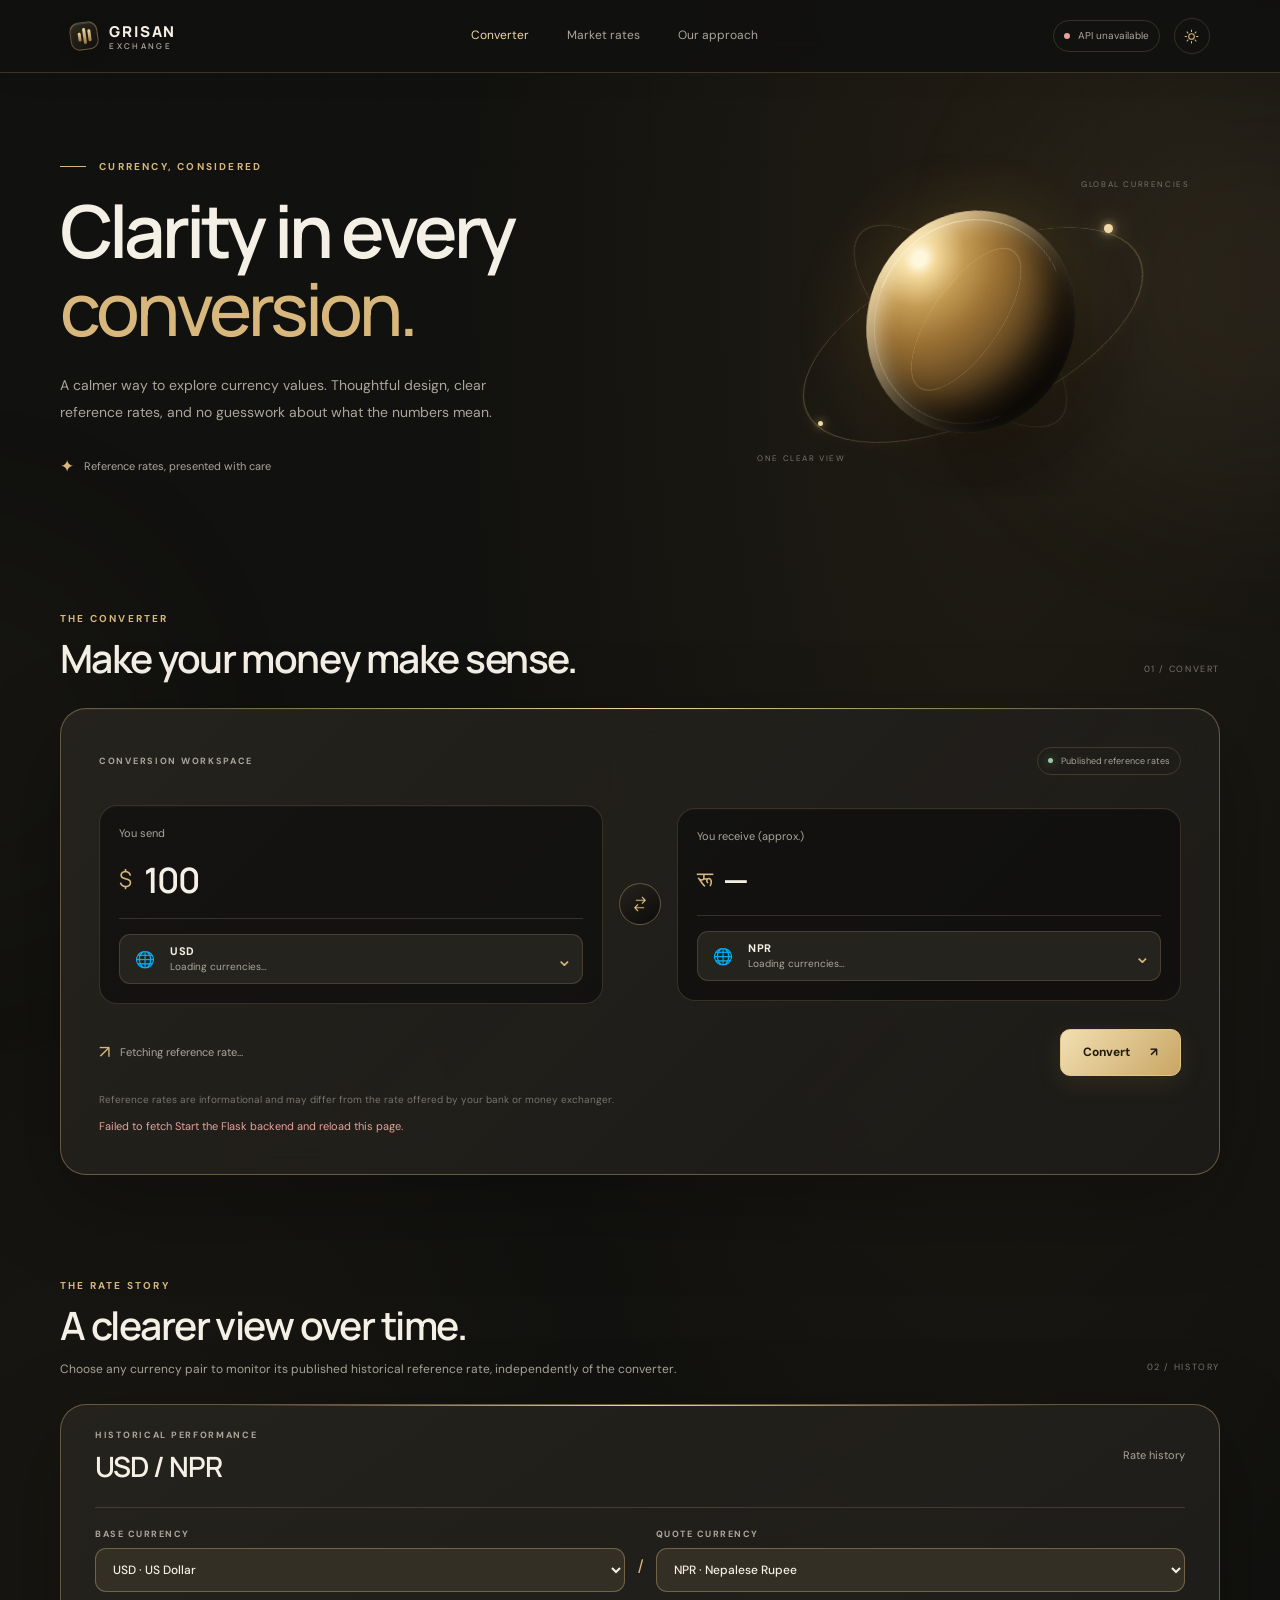
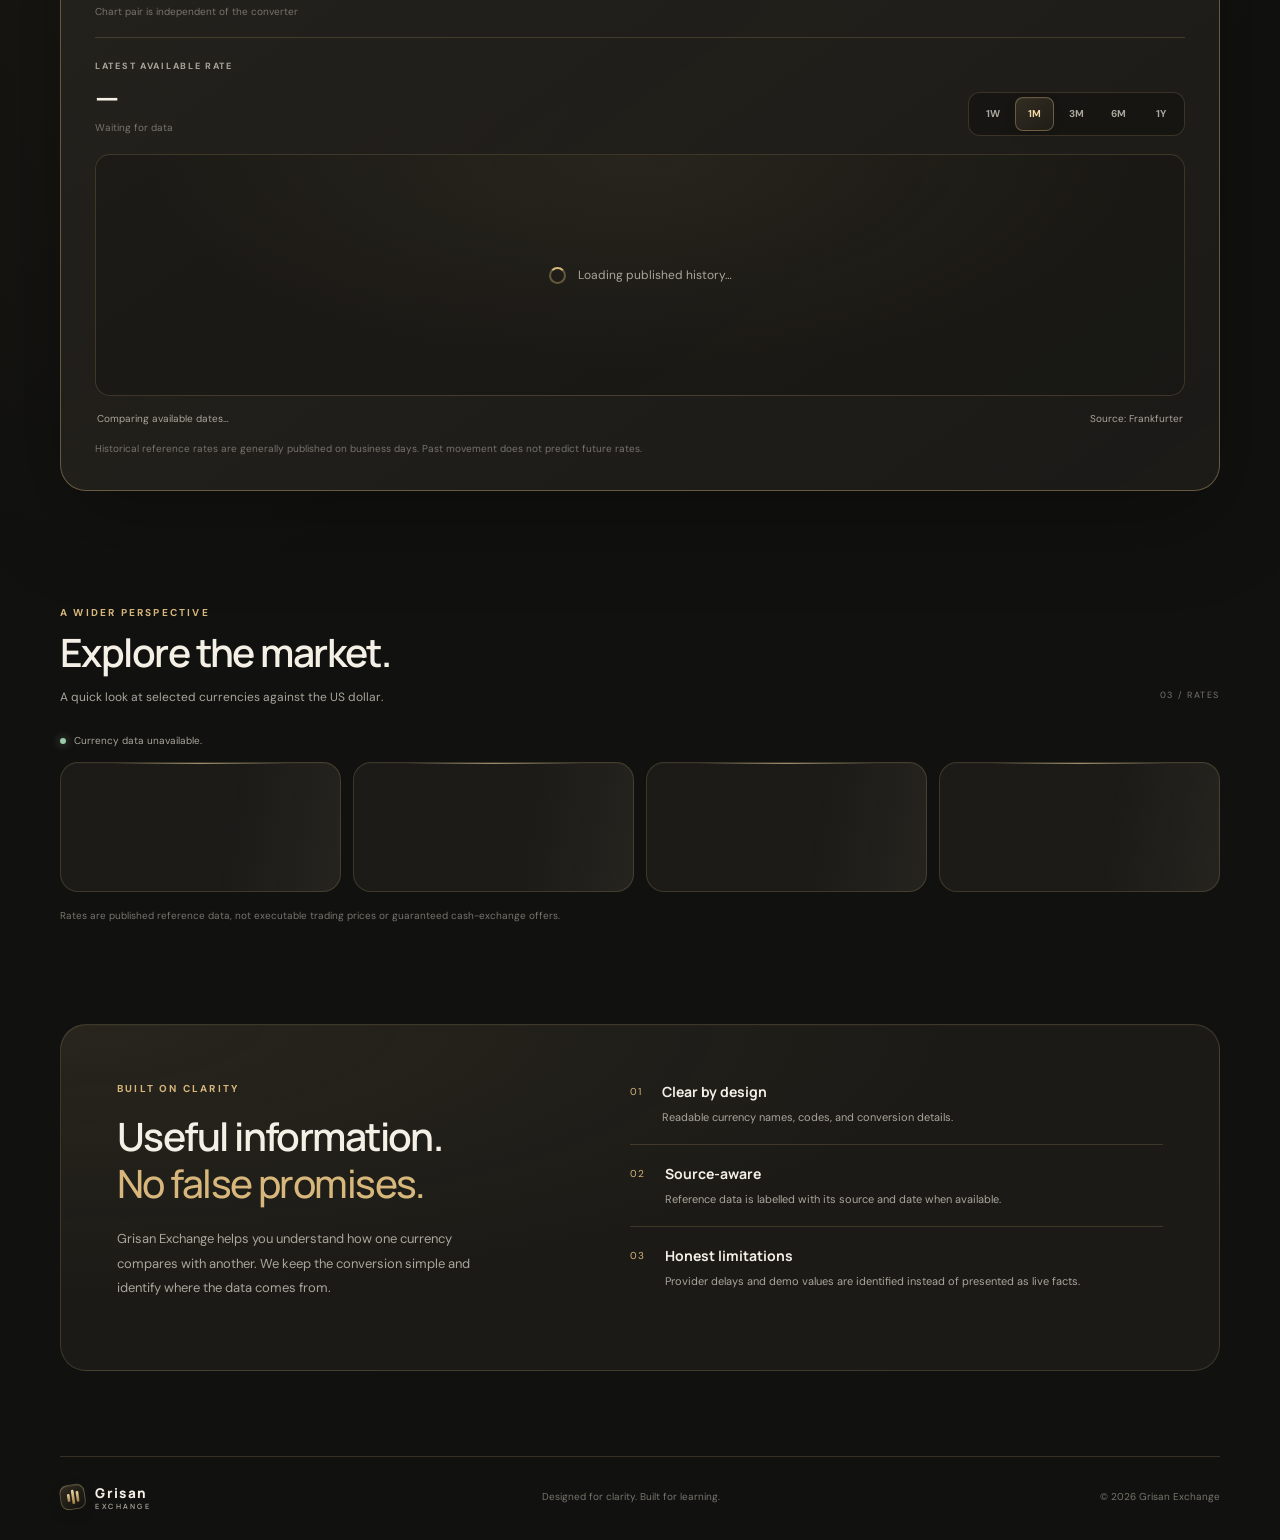
<file: frontend/index.html>
<!doctype html>
<html lang="en">
<head>
  <meta charset="utf-8">
  <meta name="viewport" content="width=device-width, initial-scale=1">
  <meta name="theme-color" content="#11110f">
  <meta name="description" content="Grisan Exchange — a refined currency conversion experience with published reference rates.">
  <title>Grisan Exchange — Currency, considered.</title>
  <link rel="preconnect" href="https://fonts.googleapis.com">
  <link rel="preconnect" href="https://fonts.gstatic.com" crossorigin>
  <link href="https://fonts.googleapis.com/css2?family=DM+Sans:wght@400;500;600;700&family=Manrope:wght@400;500;600;700;800&display=swap" rel="stylesheet">
  <link rel="stylesheet" href="css/style.css">
  <script src="js/app.js" defer></script>
  <link rel="icon" type="image/svg+xml" href="./favicon.svg">
</head>
<body>
  <div class="ambient ambient-one" aria-hidden="true"></div>
  <div class="ambient ambient-two" aria-hidden="true"></div>
  <header class="site-header">
    <a class="brand" href="#home" aria-label="Grisan Exchange home">
      <span class="brand-mark" aria-hidden="true"><span></span><span></span><span></span></span>
      <span>GRISAN<span class="brand-light">EXCHANGE</span></span>
    </a>
   <nav
  id="main-navigation"
  class="main-nav"
  aria-label="Main navigation">
      <a class="nav-link active" href="#home">Converter</a>
      <a class="nav-link" href="#rates">Market rates</a>
      <a class="nav-link" href="#about">Our approach</a>
    </nav>
    <div class="header-actions">
      <span class="status-pill"><span class="status-dot"></span><span id="connection-label">Connecting</span></span>
      <button id="theme-toggle" class="icon-button" type="button"
  aria-label="Switch colour theme" title="Switch colour theme">
  <svg viewBox="0 0 24 24" aria-hidden="true">
    <path d="M12 3v2m0 14v2M3 12h2m14 0h2M5.64 5.64l1.42 1.42m9.88 9.88 1.42 1.42m0-12.72-1.42 1.42m-9.88 9.88-1.42 1.42"/>
    <circle cx="12" cy="12" r="4"/>
  </svg>
</button>
<button
  id="menu-toggle"
  class="icon-button menu-toggle"
  type="button"
  aria-label="Open navigation menu"
  aria-controls="main-navigation"
  aria-expanded="false"
  title="Open navigation menu"
>
  <svg viewBox="0 0 24 24" aria-hidden="true">
    <path d="M4 7h16M4 12h16M4 17h16"/>
  </svg>
</button>
    </div>
  </header>

  <main>
    <section class="hero section-wrap" id="home">
      <div class="hero-copy">
        <p class="eyebrow"><span class="eyebrow-line"></span> CURRENCY, CONSIDERED</p>
        <h1>Clarity in every<br><span>conversion.</span></h1>
        <p class="hero-description">A calmer way to explore currency values. Thoughtful design, clear reference rates, and no guesswork about what the numbers mean.</p>
        <div class="hero-proof">
          <span class="proof-icon">✦</span>
          <span>Reference rates, presented with care</span>
        </div>
      </div>
      <div class="hero-art" aria-label="Abstract gold 3D orbital artwork">
        <div class="orbit orbit-outer"></div>
        <div class="orbit orbit-inner"></div>
        <div class="gold-sphere"></div>
        <div class="orbit-point point-one"></div>
        <div class="orbit-point point-two"></div>
        <div class="art-label label-top">GLOBAL CURRENCIES</div>
        <div class="art-label label-bottom">ONE CLEAR VIEW</div>
      </div>
    </section>

    <section class="converter-section section-wrap" aria-labelledby="converter-title">
      <div class="section-heading">
        <div>
          <p class="eyebrow">THE CONVERTER</p>
          <h2 id="converter-title">Make your money make sense.</h2>
        </div>
        <span class="section-index">01 / CONVERT</span>
      </div>

      <div class="converter-card">
        <div class="converter-topline">
          <span class="card-kicker">CONVERSION WORKSPACE</span>
          <span class="reference-tag"><span class="tiny-dot"></span> Published reference rates</span>
        </div>
        <div class="conversion-grid">
          <div class="currency-panel">
            <label for="amount-input">You send</label>
            <div class="amount-field">
              <span class="amount-symbol" id="from-symbol">$</span>
              <input id="amount-input" type="number" min="0" step="any" value="100" inputmode="decimal" aria-label="Amount to convert">
            </div>
            <div class="currency-picker" id="from-picker">
              <button class="currency-trigger" type="button" aria-expanded="false" aria-haspopup="listbox" aria-label="Choose source currency">
                <span class="currency-flag">🌐</span>
                <span class="currency-summary"><strong class="currency-code">USD</strong><small class="currency-name">Loading currencies…</small></span>
                <span class="chevron">⌄</span>
              </button>
              <div class="currency-menu" role="listbox" aria-label="Source currencies">
                <input class="currency-search" type="search" placeholder="Search name or code…" aria-label="Search source currencies">
                <div class="currency-options"></div>
              </div>
            </div>
          </div>

          <div class="swap-column">
            <button id="swap-button" class="swap-button" type="button" aria-label="Swap currencies" title="Swap currencies">
              <svg viewBox="0 0 24 24" aria-hidden="true"><path d="M7 7h12m0 0-4-4m4 4-4 4M17 17H5m0 0 4 4m-4-4 4-4"/></svg>
            </button>
          </div>

          <div class="currency-panel output-panel">
            <label for="result-amount">You receive (approx.)</label>
            <div class="amount-field result-field">
              <span class="amount-symbol" id="to-symbol">रू</span>
              <output id="result-amount" class="result-amount">—</output>
            </div>
            <div class="currency-picker" id="to-picker">
              <button class="currency-trigger" type="button" aria-expanded="false" aria-haspopup="listbox" aria-label="Choose destination currency">
                <span class="currency-flag">🌐</span>
                <span class="currency-summary"><strong class="currency-code">NPR</strong><small class="currency-name">Loading currencies…</small></span>
                <span class="chevron">⌄</span>
              </button>
              <div class="currency-menu" role="listbox" aria-label="Destination currencies">
                <input class="currency-search" type="search" placeholder="Search name or code…" aria-label="Search destination currencies">
                <div class="currency-options"></div>
              </div>
            </div>
          </div>
        </div>
        <div class="conversion-footer">
          <div class="rate-summary">
            <span class="rate-icon">↗</span>
            <span id="rate-summary">Fetching reference rate…</span>
          </div>
          <button id="convert-button" class="primary-button" type="button">Convert <span aria-hidden="true">↗</span></button>
        </div>
        <p class="notice" id="conversion-notice">Reference rates are informational and may differ from the rate offered by your bank or money exchanger.</p>
        <p class="error-message" id="conversion-error" role="status" aria-live="polite"></p>
      </div>
    </section>

    <section class="history-section section-wrap" id="history" aria-labelledby="history-title">
      <div class="section-heading history-heading">
        <div>
          <p class="eyebrow">THE RATE STORY</p>
          <h2 id="history-title">A clearer view over time.</h2>
          <p class="section-description">Choose any currency pair to monitor its published historical reference rate, independently of the converter.</p>
        </div>
        <span class="section-index">02 / HISTORY</span>
      </div>
      <details class="history-card" id="history-details" open>
        <summary class="history-summary">
          <span><span class="card-kicker">HISTORICAL PERFORMANCE</span><strong id="history-pair-label">USD / NPR</strong></span>
          <span class="history-summary-right"><span class="history-chevron" aria-hidden="true">⌄</span><span class="history-summary-hint">Rate history</span></span>
        </summary>
        <div class="history-content">
          <div class="history-pair-controls" aria-label="Choose market pair for chart">
            <label class="history-pair-field" for="history-base"><span>BASE CURRENCY</span><select id="history-base" aria-label="Chart base currency"><option value="USD">USD · US Dollar</option></select></label>
            <span class="history-pair-divider" aria-hidden="true">/</span>
            <label class="history-pair-field" for="history-quote"><span>QUOTE CURRENCY</span><select id="history-quote" aria-label="Chart quote currency"><option value="NPR">NPR · Nepalese Rupee</option></select></label>
            <span class="history-pair-note">Chart pair is independent of the converter</span>
          </div>
          <div class="history-toolbar">
            <div class="history-stat"><span class="history-stat-label">LATEST AVAILABLE RATE</span><strong id="history-latest">—</strong><small id="history-date">Waiting for data</small></div>
            <div class="period-selector" role="group" aria-label="Historical chart period">
              <button type="button" data-period="7" aria-pressed="false">1W</button>
              <button type="button" data-period="30" aria-pressed="true" class="active">1M</button>
              <button type="button" data-period="90" aria-pressed="false">3M</button>
              <button type="button" data-period="180" aria-pressed="false">6M</button>
              <button type="button" data-period="365" aria-pressed="false">1Y</button>
            </div>
          </div>
          <div class="history-chart-wrap" id="history-chart-wrap" role="img" aria-label="Historical exchange rate chart">
            <div class="chart-loading"><span class="chart-spinner"></span><span>Loading published history…</span></div>
          </div>
          <div class="history-bottomline"><span id="history-change" class="history-change">Comparing available dates…</span><span id="history-source">Source: Frankfurter</span></div>
          <p class="history-footnote" id="history-footnote">Historical reference rates are generally published on business days. Past movement does not predict future rates.</p>
          <p class="history-error" id="history-error" role="status" aria-live="polite"></p>
        </div>
      </details>
    </section>

    <section class="rates-section section-wrap" id="rates">
      <div class="section-heading">
        <div>
          <p class="eyebrow">A WIDER PERSPECTIVE</p>
          <h2>Explore the market.</h2>
          <p class="section-description">A quick look at selected currencies against the US dollar.</p>
        </div>
        <span class="section-index">03 / RATES</span>
      </div>
      <div class="rates-meta">
        <span><span class="status-dot"></span> <span id="rates-status">Loading latest available rates…</span></span>
        <span id="rates-date"></span>
      </div>
      <div class="rates-grid" id="rates-grid">
        <div class="rate-card skeleton"></div><div class="rate-card skeleton"></div><div class="rate-card skeleton"></div><div class="rate-card skeleton"></div>
      </div>
      <p class="data-disclaimer">Rates are published reference data, not executable trading prices or guaranteed cash-exchange offers.</p>
    </section>

    <section class="about-section section-wrap" id="about">
      <div class="about-panel">
        <div class="about-copy">
          <p class="eyebrow">BUILT ON CLARITY</p>
          <h2>Useful information.<br><span>No false promises.</span></h2>
          <p>Grisan Exchange helps you understand how one currency compares with another. We keep the conversion simple and identify where the data comes from.</p>
        </div>
        <div class="principles">
          <article class="principle">
            <span class="principle-number">01</span>
            <div><h3>Clear by design</h3><p>Readable currency names, codes, and conversion details.</p></div>
          </article>
          <article class="principle">
            <span class="principle-number">02</span>
            <div><h3>Source-aware</h3><p>Reference data is labelled with its source and date when available.</p></div>
          </article>
          <article class="principle">
            <span class="principle-number">03</span>
            <div><h3>Honest limitations</h3><p>Provider delays and demo values are identified instead of presented as live facts.</p></div>
          </article>
        </div>
      </div>
    </section>
  </main>

  <footer class="site-footer section-wrap">
    <a class="brand footer-brand" href="#home"><span class="brand-mark" aria-hidden="true"><span></span><span></span><span></span></span><span>Grisan<span class="brand-light">EXCHANGE</span></span></a>
    <p>Designed for clarity. Built for learning.</p>
    <span>© <span id="year"></span> Grisan Exchange</span>
  </footer>
</body>
</html>
</file>
<file: frontend/css/style.css>
/* Nexa Exchange — Obsidian, champagne gold, warm ivory */
:root {
  color-scheme: dark;
  --bg: #11110f;
  --bg-deep: #0b0b0a;
  --surface: rgba(29, 28, 25, .88);
  --surface-solid: #1d1c19;
  --surface-soft: #25231e;
  --text: #f5f0e6;
  --muted: #aaa69b;
  --subtle: #77746c;
  --gold: #d7b77b;
  --gold-bright: #f0d9a6;
  --gold-deep: #9b7941;
  --line: rgba(215, 183, 123, .19);
  --line-strong: rgba(215, 183, 123, .38);
  --good: #9ec9a8;
  --danger: #e5a49a;
  --shadow: 0 28px 90px rgba(0,0,0,.27);
  --radius-xl: 26px;
  --radius-lg: 18px;
  --radius-md: 13px;
}
* { box-sizing: border-box; }
html { scroll-behavior: smooth; scroll-padding-top: 95px; }
body {
  margin: 0; min-width: 320px; background: var(--bg); color: var(--text);
  font-family: "DM Sans", sans-serif; line-height: 1.6; overflow-x: hidden;
}
body.light-theme {
  color-scheme: light;
  --bg: #f3efe7; --bg-deep: #e9e2d5; --surface: rgba(255,253,248,.9);
  --surface-solid: #fffdf8; --surface-soft: #f1eadc; --text: #25231e;
  --muted: #6c675d; --subtle: #888174; --gold: #98743b; --gold-bright: #775a2d;
  --gold-deep: #b39158; --line: rgba(128,95,43,.2); --line-strong: rgba(128,95,43,.4);
  --shadow: 0 28px 90px rgba(67,52,26,.12);
}
button, input { font: inherit; }
button { cursor: pointer; }
a { color: inherit; text-decoration: none; }
.ambient { position: fixed; width: 420px; height: 420px; border-radius: 50%; pointer-events: none; filter: blur(100px); opacity: .08; z-index: -1; }
.ambient-one { top: 8%; right: -180px; background: var(--gold); }
.ambient-two { top: 58%; left: -250px; background: #8a754f; opacity: .045; }
.site-header { position: sticky; top: 0; z-index: 20; display: flex; align-items: center; justify-content: space-between; gap: 28px; padding: 18px max(5.5vw, 22px); border-bottom: 1px solid var(--line); background: color-mix(in srgb, var(--bg) 88%, transparent); backdrop-filter: blur(18px); }
.brand { display: inline-flex; align-items: center; gap: 11px; font: 800 15px Manrope, sans-serif; letter-spacing: .12em; white-space: nowrap; }
.brand-light { display: block; font-size: 8px; letter-spacing: .29em; font-weight: 600; color: var(--muted); margin-top: -2px; }
.brand-mark { width: 28px; height: 28px; position: relative; display: inline-flex; align-items: center; justify-content: center; gap: 2px; border: 1px solid var(--line-strong); border-radius: 9px; transform: rotate(-8deg); background: linear-gradient(145deg, rgba(215,183,123,.17), transparent); }
.brand-mark span { width: 3px; border-radius: 4px; background: linear-gradient(var(--gold-bright), var(--gold-deep)); }
.brand-mark span:nth-child(1) { height: 9px; }.brand-mark span:nth-child(2) { height: 16px; }.brand-mark span:nth-child(3) { height: 12px; }
.main-nav { display: flex; gap: clamp(15px, 3vw, 38px); align-items: center; }
.nav-link { font-size: 12px; color: var(--muted); transition: color .2s; }
.nav-link:hover, .nav-link.active { color: var(--gold-bright); }
.header-actions { display: flex; align-items: center; gap: 14px; }
.status-pill { display: flex; align-items: center; gap: 8px; padding: 7px 10px; border: 1px solid var(--line); border-radius: 30px; color: var(--muted); font-size: 10px; white-space: nowrap; }
.status-dot, .tiny-dot { width: 6px; height: 6px; flex: 0 0 6px; border-radius: 50%; display: inline-block; background: var(--good); box-shadow: 0 0 10px color-mix(in srgb, var(--good), transparent 40%); }
.status-dot.offline { background: var(--danger); box-shadow: none; }
.icon-button { display: grid; place-items: center; width: 36px; height: 36px; border: 1px solid var(--line); border-radius: 50%; color: var(--gold); background: transparent; }
.icon-button svg { width: 17px; fill: none; stroke: currentColor; stroke-width: 1.5; stroke-linecap: round; }
.section-wrap { width: min(1160px, calc(100% - 48px)); margin-inline: auto; }
.hero { min-height: 500px; display: grid; grid-template-columns: 1.1fr .9fr; align-items: center; padding-top: 58px; padding-bottom: 65px; gap: 30px; }
.eyebrow { margin: 0 0 16px; color: var(--gold); font-size: 10px; font-weight: 700; letter-spacing: .22em; }
.eyebrow-line { display: inline-block; width: 26px; height: 1px; background: var(--gold); vertical-align: middle; margin-right: 9px; }
h1, h2, h3, p { margin-top: 0; }
h1, h2, h3 { font-family: Manrope, sans-serif; }
h1 { font-size: clamp(42px, 5.7vw, 76px); line-height: 1.08; letter-spacing: -.055em; margin-bottom: 24px; font-weight: 600; }
h1 span, .about-copy h2 span { color: var(--gold); font-weight: 500; }
.hero-description { max-width: 470px; color: var(--muted); font-size: 14px; line-height: 1.9; }
.hero-proof { display: flex; align-items: center; gap: 10px; color: var(--muted); font-size: 11px; margin-top: 28px; }
.proof-icon { color: var(--gold); font-size: 17px; }
.hero-art { min-height: 355px; position: relative; display: grid; place-items: center; perspective: 800px; overflow: hidden; }
.hero-art::before { content: ""; position: absolute; width: 270px; height: 270px; border-radius: 50%; background: radial-gradient(circle, rgba(215,183,123,.13), transparent 67%); }
.gold-sphere { position: relative; width: clamp(125px, 17vw, 205px); aspect-ratio: 1; border-radius: 50%; background: radial-gradient(circle at 28% 22%, #fff0c7 0, #d7b77b 12%, #a27b3f 34%, #49371f 61%, #15130f 79%); box-shadow: inset -18px -22px 32px rgba(0,0,0,.6), inset 8px 8px 20px rgba(255,238,193,.4), 20px 32px 50px rgba(0,0,0,.35); transform: rotateX(10deg) rotateY(-22deg); animation: float 7s ease-in-out infinite; }
.gold-sphere::after { content: ""; position: absolute; inset: 13%; border-radius: 50%; border: 1px solid rgba(255,235,185,.25); transform: rotate(38deg) scaleX(.45); }
.orbit { position: absolute; border: 1px solid rgba(215,183,123,.36); border-radius: 50%; transform: rotate(-25deg) rotateX(64deg); }
.orbit-outer { width: 330px; height: 330px; }
.orbit-inner { width: 255px; height: 255px; transform: rotate(43deg) rotateX(67deg); border-color: rgba(215,183,123,.22); }
.orbit-point { position: absolute; width: 9px; height: 9px; border-radius: 50%; background: var(--gold-bright); box-shadow: 0 0 20px var(--gold); }
.point-one { top: 23%; right: 21%; }.point-two { bottom: 20%; left: 21%; width: 5px; height: 5px; }
.art-label { position: absolute; color: var(--subtle); font-size: 8px; letter-spacing: .2em; }.label-top { top: 10%; right: 6%; }.label-bottom { bottom: 9%; left: 9%; }
@keyframes float { 0%,100% { transform: translateY(0) rotateX(10deg) rotateY(-22deg); } 50% { transform: translateY(-10px) rotateX(14deg) rotateY(-14deg); } }
.converter-section { padding: 38px 0 95px; }
.section-heading { display: flex; justify-content: space-between; align-items: end; gap: 24px; margin-bottom: 26px; }
.section-heading .eyebrow { margin-bottom: 8px; }
h2 { font-size: clamp(26px, 3.3vw, 39px); letter-spacing: -.04em; line-height: 1.2; margin-bottom: 0; font-weight: 600; }
.section-index { font-size: 9px; letter-spacing: .18em; color: var(--subtle); padding-bottom: 5px; white-space: nowrap; }
.converter-card { position: relative; padding: clamp(20px, 3.4vw, 38px); background: linear-gradient(135deg, color-mix(in srgb, var(--surface-solid) 96%, var(--gold) 4%), var(--surface)); border: 1px solid var(--line-strong); border-radius: var(--radius-xl); box-shadow: var(--shadow); }
.converter-card::before { content: ""; position: absolute; left: 12%; right: 12%; top: -1px; height: 1px; background: linear-gradient(90deg, transparent, var(--gold-bright), transparent); }
.converter-topline { display: flex; justify-content: space-between; gap: 14px; align-items: center; margin-bottom: 30px; }
.card-kicker { font-size: 9px; color: var(--muted); letter-spacing: .18em; }
.reference-tag { display: inline-flex; align-items: center; gap: 8px; border: 1px solid var(--line); border-radius: 20px; padding: 6px 10px; font-size: 9px; color: var(--muted); }
.tiny-dot { width: 5px; height: 5px; flex-basis: 5px; }
.conversion-grid { display: grid; grid-template-columns: minmax(0,1fr) 46px minmax(0,1fr); gap: 14px; align-items: center; }
.currency-panel { padding: 19px; border: 1px solid var(--line); border-radius: var(--radius-lg); background: color-mix(in srgb, var(--bg-deep) 60%, transparent); min-width: 0; }
.currency-panel > label { display: block; font-size: 11px; color: var(--muted); margin-bottom: 12px; }
.amount-field { display: flex; align-items: center; gap: 10px; border-bottom: 1px solid var(--line); padding-bottom: 13px; margin-bottom: 15px; min-width: 0; }
.amount-symbol { color: var(--gold); font-size: 22px; font-family: Manrope, sans-serif; }
.amount-field input { width: 100%; min-width: 0; border: 0; outline: 0; color: var(--text); background: transparent; font: 600 clamp(25px,3vw,35px) Manrope,sans-serif; letter-spacing: -.05em; }
.amount-field input::-webkit-inner-spin-button { appearance: none; }
.result-amount { min-width: 0; overflow-wrap: anywhere; font: 600 clamp(22px,2.6vw,33px) Manrope,sans-serif; letter-spacing: -.05em; }
.currency-trigger { display: flex; align-items: center; gap: 10px; width: 100%; padding: 8px 9px; text-align: left; color: var(--text); background: var(--surface-soft); border: 1px solid var(--line); border-radius: 11px; }
.currency-trigger:hover, .currency-trigger[aria-expanded="true"] { border-color: var(--line-strong); }
.currency-flag { width: 31px; height: 24px; display: grid; place-items: center; flex-shrink: 0; }.currency-flag img, .option-flag img, .rate-flag img { display: block; width: 100%; height: auto; max-height: 24px; object-fit: contain; border-radius: 2px; }.flag-symbol { font-size: 20px; line-height: 1; }
.currency-summary { display: flex; flex-direction: column; min-width: 0; flex: 1; line-height: 1.45; }
.currency-code { font-size: 11px; letter-spacing: .06em; }.currency-name { color: var(--muted); font-size: 10px; overflow: hidden; white-space: nowrap; text-overflow: ellipsis; }
.chevron { color: var(--gold); font-size: 20px; }
.currency-picker { position: relative; }
.currency-menu { display: none; position: absolute; z-index: 15; top: calc(100% + 7px); left: 0; right: 0; min-width: 240px; max-height: 310px; padding: 9px; border: 1px solid var(--line-strong); border-radius: 13px; background: var(--surface-solid); box-shadow: var(--shadow); }
.currency-picker.open .currency-menu { display: block; }
.currency-search { width: 100%; padding: 10px 11px; border: 1px solid var(--line); border-radius: 8px; color: var(--text); background: var(--bg-deep); outline: none; font-size: 12px; }
.currency-search:focus { border-color: var(--gold); }
.currency-options { max-height: 235px; overflow-y: auto; margin-top: 6px; }
.currency-option { display: flex; align-items: center; gap: 10px; width: 100%; padding: 9px; border: 0; border-radius: 8px; text-align: left; color: var(--text); background: transparent; }
.currency-option:hover, .currency-option[aria-selected="true"] { background: var(--surface-soft); }
.option-flag { width: 26px; min-height: 19px; display: grid; place-items: center; text-align: center; font-size: 19px; flex-shrink: 0; }.option-flag img { max-height: 19px; }
.option-copy { min-width: 0; flex: 1; }.option-copy strong { display: block; font-size: 11px; }.option-copy small { color: var(--muted); font-size: 10px; }
.swap-column { display: flex; justify-content: center; }
.swap-button { display: grid; place-items: center; width: 42px; height: 42px; border-radius: 50%; border: 1px solid var(--line-strong); color: var(--gold); background: linear-gradient(145deg, var(--surface-soft), var(--bg-deep)); transition: transform .25s, background .25s; }
.swap-button:hover { transform: rotate(180deg); background: var(--surface-soft); }.swap-button svg { width: 18px; fill: none; stroke: currentColor; stroke-width: 1.5; stroke-linecap: round; stroke-linejoin: round; }
.conversion-footer { display: flex; justify-content: space-between; align-items: center; gap: 18px; margin-top: 25px; }
.rate-summary { display: flex; align-items: center; gap: 10px; color: var(--muted); font-size: 11px; }.rate-icon { color: var(--gold); font-size: 18px; }
.primary-button { display: flex; align-items: center; gap: 20px; padding: 13px 22px; border: 1px solid #e2c58d; border-radius: 10px; color: #211a0f; background: linear-gradient(130deg, #f2dfb2, #c9a665); font-size: 12px; font-weight: 700; box-shadow: 0 7px 24px rgba(183,143,73,.13); transition: transform .2s, filter .2s; }
.primary-button:hover { transform: translateY(-2px); filter: brightness(1.06); }.primary-button:disabled { opacity: .6; cursor: wait; }
.notice, .data-disclaimer { color: var(--subtle); font-size: 10px; margin: 16px 0 0; }.error-message { color: var(--danger); font-size: 11px; margin: 10px 0 0; }
.rates-section { padding: 22px 0 100px; }.section-description { color: var(--muted); font-size: 12px; margin: 12px 0 0; }.rates-meta { display: flex; justify-content: space-between; gap: 12px; color: var(--muted); font-size: 10px; margin: 23px 0 13px; }.rates-meta > span:first-child { display: flex; align-items: center; gap: 8px; }
.rates-grid { display: grid; grid-template-columns: repeat(4,minmax(0,1fr)); gap: 12px; }.rate-card { min-width: 0; border: 1px solid var(--line); border-radius: var(--radius-lg); padding: 19px; background: var(--surface); transition: border-color .2s, transform .2s; }.rate-card:hover { transform: translateY(-3px); border-color: var(--line-strong); }.rate-card-top { display: flex; justify-content: space-between; align-items: center; gap: 8px; }.rate-currency { display: flex; align-items: center; gap: 8px; min-width: 0; }.rate-flag { display: inline-grid; place-items: center; width: 25px; min-height: 18px; flex-shrink: 0; font-size: 20px; }.rate-flag img { max-height: 18px; }.rate-currency strong { font-size: 12px; }.rate-currency small { display: block; font-size: 9px; color: var(--muted); }.rate-value { margin: 21px 0 3px; font: 600 clamp(20px,2.4vw,27px) Manrope,sans-serif; letter-spacing: -.04em; overflow-wrap: anywhere; }.rate-unit { color: var(--muted); font-size: 10px; }.skeleton { min-height: 130px; background: linear-gradient(100deg,var(--surface) 30%,var(--surface-soft) 50%,var(--surface) 70%); background-size: 200% 100%; animation: shimmer 1.6s infinite; }@keyframes shimmer { to { background-position-x: -200%; } }
.about-section { padding-bottom: 85px; }.about-panel { display: grid; grid-template-columns: .9fr 1.1fr; gap: clamp(28px,6vw,80px); padding: clamp(25px,5vw,56px); border: 1px solid var(--line); border-radius: var(--radius-xl); background: radial-gradient(ellipse at 0 0, rgba(215,183,123,.08), transparent 55%), var(--surface); }.about-copy h2 { margin-bottom: 20px; }.about-copy > p:last-child { color: var(--muted); font-size: 13px; line-height: 1.9; max-width: 390px; }.principles { display: flex; flex-direction: column; }.principle { display: flex; gap: 20px; padding: 18px 0; border-bottom: 1px solid var(--line); }.principle:first-child { padding-top: 0; }.principle:last-child { border-bottom: 0; padding-bottom: 0; }.principle-number { font-size: 10px; color: var(--gold); letter-spacing: .1em; padding-top: 3px; }.principle h3 { font-size: 14px; margin: 0 0 5px; }.principle p { margin: 0; font-size: 11px; color: var(--muted); }
.site-footer { display: flex; align-items: center; justify-content: space-between; gap: 20px; border-top: 1px solid var(--line); padding-top: 25px; padding-bottom: 28px; color: var(--subtle); font-size: 10px; }.footer-brand { color: var(--text); transform: scale(.9); transform-origin: left center; }.site-footer p { margin: 0; }
@media (max-width: 800px) {
  .site-header { padding-inline: 22px; gap: 15px; }.main-nav { gap: 16px; }.status-pill { display: none; }
  .hero { min-height: auto; padding-top: 55px; padding-bottom: 40px; grid-template-columns: 1fr .7fr; }.hero-art { min-height: 280px; }.orbit-outer { width: 270px; height: 270px; }.orbit-inner { width: 210px; height: 210px; }
  .conversion-grid { grid-template-columns: minmax(0,1fr) 40px minmax(0,1fr); gap: 8px; }.currency-panel { padding: 13px; }.currency-menu { min-width: 220px; }.rates-grid { grid-template-columns: repeat(2,minmax(0,1fr)); }.about-panel { grid-template-columns: 1fr; gap: 30px; }
}
@media (max-width: 560px) {
  .site-header { flex-wrap: wrap; padding: 13px 18px; }.brand { font-size: 13px; }.brand-mark { width: 25px; height: 25px; }.main-nav { order: 3; width: 100%; justify-content: space-between; border-top: 1px solid var(--line); padding-top: 10px; }.nav-link { font-size: 11px; }.header-actions { margin-left: auto; }
  .section-wrap { width: calc(100% - 32px); }.hero { grid-template-columns: 1fr; gap: 0; padding-top: 43px; }.hero-copy { position: relative; z-index: 1; }.hero-art { min-height: 235px; margin-top: -5px; }.gold-sphere { width: 125px; }.orbit-outer { width: 240px; height: 240px; }.orbit-inner { width: 185px; height: 185px; }.label-top { right: 4%; }.label-bottom { left: 3%; }
  .converter-section { padding-top: 22px; padding-bottom: 70px; }.section-heading { align-items: start; }.section-index { font-size: 8px; }.converter-topline { align-items: start; flex-direction: column; margin-bottom: 22px; }.conversion-grid { grid-template-columns: minmax(0,1fr); gap: 10px; }.swap-column { height: 16px; }.swap-button { width: 34px; height: 34px; transform: rotate(90deg); }.swap-button:hover { transform: rotate(270deg); }.currency-panel { padding: 16px; }.currency-menu { min-width: 0; }.conversion-footer { align-items: stretch; flex-direction: column; }.primary-button { justify-content: center; }.rate-summary { line-height: 1.5; }
  .rates-section { padding-bottom: 70px; }.rates-grid { gap: 9px; }.rate-card { padding: 13px; }.rate-value { font-size: 22px; }.rate-currency { gap: 5px; }.rate-currency strong { font-size: 11px; }.rate-flag { font-size: 17px; }.rates-meta { flex-wrap: wrap; }
  .site-footer { flex-wrap: wrap; justify-content: space-between; }.site-footer p { order: 3; width: 100%; }.about-section { padding-bottom: 60px; }
}
@media (prefers-reduced-motion: reduce) { *, *::before, *::after { animation-duration: .01ms !important; animation-iteration-count: 1 !important; scroll-behavior: auto !important; transition-duration: .01ms !important; } }

/* =========================================================
   NEXA LUXE UPDATE — richer 3D depth + responsive safeguards
   Appended intentionally so the original layout stays intact.
========================================================= */
:root {
  --lux-gold: #e4c98f;
  --lux-highlight: rgba(255, 239, 199, .52);
  --panel-glass: rgba(255,255,255,.025);
}
body {
  background:
    radial-gradient(ellipse at 78% 8%, rgba(190,145,67,.09), transparent 34rem),
    radial-gradient(ellipse at 8% 48%, rgba(111,91,52,.07), transparent 32rem),
    var(--bg);
  isolation: isolate;
}
body::before {
  content: "";
  position: fixed;
  inset: 0;
  z-index: -1;
  pointer-events: none;
  opacity: .16;
  background-image: linear-gradient(rgba(215,183,123,.035) 1px, transparent 1px), linear-gradient(90deg, rgba(215,183,123,.035) 1px, transparent 1px);
  background-size: 54px 54px;
  mask-image: linear-gradient(to bottom, black, transparent 78%);
}
body.light-theme {
  --bg: #f5f0e6;
  --bg-deep: #ebe1cf;
  --surface: rgba(255,252,245,.92);
  --surface-solid: #fffdf8;
  --surface-soft: #f4ead8;
  --text: #282319;
  --muted: #615949;
  --subtle: #756b59;
  --gold: #8a652c;
  --gold-bright: #6c4b1b;
  --gold-deep: #b28b4c;
  --line: rgba(117,82,31,.2);
  --line-strong: rgba(117,82,31,.38);
  --shadow: 0 24px 70px rgba(80,58,24,.13), 0 3px 12px rgba(80,58,24,.06);
  background:
    radial-gradient(ellipse at 78% 8%, rgba(202,164,95,.2), transparent 34rem),
    radial-gradient(ellipse at 8% 48%, rgba(202,164,95,.11), transparent 32rem),
    var(--bg);
}
body.light-theme::before {
  opacity: .22;
  background-image: linear-gradient(rgba(128,94,43,.06) 1px, transparent 1px), linear-gradient(90deg, rgba(128,94,43,.06) 1px, transparent 1px);
}
.site-header {
  box-shadow: 0 8px 28px rgba(0,0,0,.035);
  border-bottom-color: color-mix(in srgb, var(--line-strong) 58%, transparent);
}
body.light-theme .site-header {
  background: rgba(250,246,237,.88);
  box-shadow: 0 8px 30px rgba(84,61,29,.07);
}
.brand-mark {
  box-shadow: inset 0 1px 0 rgba(255,255,255,.14), 0 5px 15px rgba(0,0,0,.1);
}
.hero { perspective: 1100px; }
.hero-art { transform-style: preserve-3d; }
.hero-art::before {
  width: min(78%, 340px);
  aspect-ratio: 1;
  height: auto;
  filter: blur(3px);
  background: radial-gradient(circle, rgba(226,194,126,.24), rgba(163,119,48,.07) 43%, transparent 70%);
}
.gold-sphere {
  width: clamp(145px, 19vw, 225px);
  background: radial-gradient(circle at 27% 20%, #fff8df 0 3%, #f3d89a 8%, #c39a52 21%, #9b7134 36%, #5b421f 59%, #211a10 77%, #100e0b 100%);
  box-shadow: inset -25px -26px 35px rgba(0,0,0,.66), inset 12px 10px 24px rgba(255,245,211,.68), 0 16px 20px rgba(0,0,0,.12), 25px 40px 65px rgba(0,0,0,.38), 0 0 52px rgba(202,160,83,.12);
  transform-style: preserve-3d;
}
.gold-sphere::before {
  content: "";
  position: absolute;
  inset: 4%;
  border-radius: inherit;
  border-top: 1px solid rgba(255,249,224,.66);
  border-left: 1px solid rgba(255,249,224,.24);
  transform: rotate(-22deg);
}
.orbit { box-shadow: 0 0 16px rgba(215,183,123,.035); }
.orbit-outer { width: min(90%, 360px); height: auto; aspect-ratio: 1; }
.orbit-inner { width: min(70%, 270px); height: auto; aspect-ratio: 1; }
.orbit-point { box-shadow: 0 0 8px var(--gold), 0 0 23px rgba(240,217,166,.7); }
.converter-card {
  transform: translateZ(0);
  box-shadow: var(--shadow), inset 0 1px 0 rgba(255,255,255,.035);
  backdrop-filter: blur(14px);
}
.currency-panel, .rate-card, .about-panel {
  box-shadow: inset 0 1px 0 rgba(255,255,255,.025);
}
.rate-card { position: relative; overflow: hidden; }
.rate-card::before {
  content: "";
  position: absolute;
  inset: 0 18% auto;
  height: 1px;
  background: linear-gradient(90deg, transparent, var(--gold-bright), transparent);
  opacity: .6;
}
.primary-button, .swap-button, .currency-trigger, .icon-button { touch-action: manipulation; }
button:focus-visible, a:focus-visible, input:focus-visible {
  outline: 2px solid var(--gold-bright);
  outline-offset: 3px;
}

/* Prevent sideways scrolling and keep all components inside the viewport. */
html, body { width: 100%; max-width: 100%; }
img, svg, video, canvas { max-width: 100%; }
.section-wrap { min-width: 0; }
.hero-copy, .hero-art, .converter-card, .currency-panel, .about-panel, .principle,
.section-heading > div, .rate-card, .site-footer > * { min-width: 0; }
.currency-menu { max-width: calc(100vw - 40px); }
.currency-options { min-width: 0; }
.currency-option, .currency-option * { min-width: 0; }
.currency-option .option-name { overflow-wrap: anywhere; }
.result-amount { max-width: 100%; }

@media (hover: hover) and (pointer: fine) {
  .converter-card { transition: box-shadow .28s ease, border-color .28s ease; }
  .converter-card:hover { border-color: color-mix(in srgb, var(--gold) 60%, var(--line)); box-shadow: 0 32px 95px rgba(0,0,0,.25), 0 0 0 1px rgba(215,183,123,.035); }
  .rate-card:hover { box-shadow: 0 16px 35px rgba(0,0,0,.1); }
  .currency-trigger:hover { box-shadow: 0 5px 18px rgba(0,0,0,.06); }
}
@media (max-width: 900px) {
  .site-header { gap: 16px; }
  .main-nav { gap: clamp(10px, 2vw, 20px); }
  .hero { gap: 14px; }
  .section-index { display: none; }
}
@media (max-width: 680px) {
  .site-header { padding-inline: 16px; }
  .hero { grid-template-columns: minmax(0,1fr); }
  .hero-art { width: 100%; min-height: 245px; }
  .hero h1 { font-size: clamp(39px, 10vw, 57px); }
  .conversion-grid { grid-template-columns: minmax(0,1fr); }
  .swap-column { display: flex; justify-content: center; align-items: center; height: 38px; }
  .swap-button { transform: rotate(90deg); }
  .swap-button:hover { transform: rotate(90deg); }
  .currency-panel { padding: clamp(14px, 4vw, 19px); }
  .conversion-footer { align-items: stretch; }
  .rates-grid { grid-template-columns: repeat(2, minmax(0,1fr)); }
  .about-panel { grid-template-columns: minmax(0,1fr); }
  .site-footer { align-items: flex-start; }
}
@media (max-width: 380px) {
  .section-wrap { width: calc(100% - 24px); }
  .site-header { padding: 11px 12px; }
  .brand { gap: 7px; font-size: 12px; letter-spacing: .08em; }
  .brand-light { font-size: 7px; }
  .header-actions { gap: 7px; }
  .icon-button { width: 33px; height: 33px; }
  .main-nav { gap: 8px; }
  .nav-link { font-size: 10px; }
  .hero { padding-top: 32px; }
  .hero-art { min-height: 215px; }
  .art-label { font-size: 7px; }
  .converter-card { padding: 16px 12px; border-radius: 19px; }
  .reference-tag { font-size: 8px; }
  .rates-grid { gap: 7px; }
  .rate-card { padding: 10px; }
  .rate-value { font-size: clamp(17px, 5.5vw, 21px); }
  .rate-currency small { overflow-wrap: anywhere; }
  .about-panel { padding: 20px 16px; }
}
@media (prefers-reduced-motion: reduce) {
  .gold-sphere { animation: none; }
}

/* ---------- Historical rate chart: quiet luxury, not a trading-terminal clutter ---------- */
.history-section { padding: 8px 0 92px; }
.history-heading { margin-bottom: 24px; }
.history-card { position: relative; overflow: hidden; border: 1px solid var(--line-strong); border-radius: var(--radius-xl); background: linear-gradient(145deg, color-mix(in srgb, var(--surface-solid) 96%, var(--gold) 4%), var(--surface)); box-shadow: var(--shadow); }
.history-card::before { content: ""; position: absolute; top: 0; left: 14%; right: 14%; height: 1px; background: linear-gradient(90deg, transparent, var(--gold-bright), transparent); pointer-events: none; }
.history-summary { display: flex; align-items: center; justify-content: space-between; gap: 16px; padding: 23px clamp(18px, 3vw, 34px); cursor: pointer; list-style: none; }
.history-summary::-webkit-details-marker { display: none; }
.history-summary > span:first-child { display: flex; flex-direction: column; gap: 7px; }
.history-summary strong { font: 600 clamp(20px, 2.6vw, 28px)/1.25 Manrope, sans-serif; letter-spacing: -.035em; }
.history-summary-right { display: flex; align-items: center; gap: 10px; color: var(--muted); font-size: 11px; }
.history-chevron { display: none; color: var(--gold); font-size: 20px; transition: transform .2s; }
.history-card[open] .history-chevron { transform: rotate(180deg); }
.history-content { padding: 0 clamp(18px, 3vw, 34px) 25px; }
.history-pair-controls { display: flex; align-items: flex-end; gap: 12px; flex-wrap: wrap; padding: 19px 0 17px; border-top: 1px solid var(--line); }
.history-pair-field { display: flex; flex: 1 1 220px; min-width: 0; flex-direction: column; gap: 7px; }
.history-pair-field > span { color: var(--muted); font-size: 9px; font-weight: 700; letter-spacing: .17em; }
.history-pair-field select { width: 100%; min-width: 0; padding: 12px 38px 12px 13px; border: 1px solid var(--line-strong); border-radius: 11px; background: color-mix(in srgb, var(--surface-solid) 88%, var(--gold) 12%); color: var(--text); font: 500 12px "DM Sans", sans-serif; outline: none; }
.history-pair-field select:focus-visible { border-color: var(--gold); box-shadow: 0 0 0 3px color-mix(in srgb, var(--gold) 15%, transparent); }
.history-pair-field option { background: var(--surface-solid); color: var(--text); }
.history-pair-divider { padding-bottom: 11px; color: var(--gold); font-family: Manrope, sans-serif; font-size: 19px; }
.history-pair-note { flex: 1 0 100%; color: var(--subtle); font-size: 10px; }
.history-toolbar { display: flex; align-items: flex-end; justify-content: space-between; gap: 22px; padding: 21px 0 18px; border-top: 1px solid var(--line); }
.history-stat { display: flex; flex-direction: column; gap: 4px; min-width: 0; }
.history-stat-label, .card-kicker { color: var(--muted); font-size: 9px; font-weight: 700; letter-spacing: .19em; }
.history-stat strong { font: 600 clamp(22px, 3vw, 31px)/1.25 Manrope, sans-serif; letter-spacing: -.035em; overflow-wrap: anywhere; }
.history-stat small { color: var(--subtle); font-size: 10px; }
.period-selector { display: flex; align-items: center; gap: 3px; padding: 4px; border: 1px solid var(--line); border-radius: 12px; background: color-mix(in srgb, var(--bg) 55%, transparent); }
.period-selector button { min-width: 39px; padding: 8px 9px; border: 1px solid transparent; border-radius: 8px; background: transparent; color: var(--muted); font-size: 10px; font-weight: 700; transition: color .2s, background .2s, border-color .2s; }
.period-selector button:hover { color: var(--text); }
.period-selector button.active { color: var(--gold-bright); border-color: var(--line-strong); background: linear-gradient(145deg, color-mix(in srgb, var(--gold) 15%, transparent), color-mix(in srgb, var(--gold) 5%, transparent)); box-shadow: inset 0 1px rgba(255,255,255,.04), 0 4px 12px rgba(0,0,0,.08); }
.history-chart-wrap { position: relative; width: 100%; min-width: 0; min-height: 240px; overflow: hidden; border: 1px solid var(--line); border-radius: 15px; background: radial-gradient(ellipse at 50% 0%, color-mix(in srgb, var(--gold) 7%, transparent), transparent 65%), color-mix(in srgb, var(--bg) 30%, transparent); }
.history-svg { display: block; width: 100%; height: clamp(220px, 29vw, 300px); overflow: visible; }
.chart-gridline { stroke: var(--line); stroke-width: 1; stroke-dasharray: 3 7; }
.chart-axis-label { fill: var(--muted); font: 10px "DM Sans", sans-serif; }
.chart-line { fill: none; stroke: var(--gold); stroke-width: 3; stroke-linecap: round; stroke-linejoin: round; vector-effect: non-scaling-stroke; filter: drop-shadow(0 2px 5px color-mix(in srgb, var(--gold) 22%, transparent)); }
.chart-fill-start { stop-color: var(--gold); stop-opacity: .23; }
.chart-fill-end { stop-color: var(--gold); stop-opacity: 0; }
.chart-last-point { fill: var(--gold-bright); stroke: var(--surface-solid); stroke-width: 3; vector-effect: non-scaling-stroke; }
.chart-loading, .chart-empty { min-height: 240px; display: flex; align-items: center; justify-content: center; gap: 12px; padding: 24px; color: var(--muted); text-align: center; font-size: 12px; }
.chart-spinner { width: 17px; height: 17px; border: 2px solid var(--line-strong); border-top-color: var(--gold); border-radius: 50%; animation: chartSpin .8s linear infinite; flex: 0 0 auto; }
@keyframes chartSpin { to { transform: rotate(360deg); } }
.history-bottomline { display: flex; align-items: center; justify-content: space-between; flex-wrap: wrap; gap: 10px; padding: 15px 2px 0; color: var(--muted); font-size: 10px; }
.history-change { color: var(--muted); }
.history-change.up { color: var(--good); }
.history-change.down { color: var(--danger); }
.history-footnote { margin: 13px 0 0; color: var(--subtle); font-size: 10px; line-height: 1.7; }
.history-error { margin: 8px 0 0; color: var(--danger); font-size: 11px; }
body.light-theme .history-chart-wrap { background: radial-gradient(ellipse at 50% 0%, rgba(152,116,59,.07), transparent 65%), rgba(255,255,255,.58); }
body.light-theme .period-selector { background: rgba(255,255,255,.62); }
body.light-theme .chart-last-point { stroke: var(--surface-solid); }
@media (max-width: 680px) {
  .history-section { padding-bottom: 65px; }
  .history-card { border-radius: 20px; }
  .history-summary { padding: 19px 17px; }
  .history-summary-right { gap: 7px; }
  .history-chevron { display: inline-block; }
  .history-summary-hint { font-size: 10px; }
  .history-content { padding: 0 14px 18px; }
  .history-pair-controls { display: grid; grid-template-columns: minmax(0, 1fr); gap: 10px; padding-top: 15px; }
  .history-pair-field { flex-basis: auto; }
  .history-pair-divider { display: none; }
  .history-pair-field select { font-size: 12px; }
  .history-pair-note { line-height: 1.5; }
  .history-toolbar { align-items: stretch; flex-direction: column; gap: 15px; padding-top: 17px; }
  .period-selector { width: 100%; justify-content: space-between; }
  .period-selector button { flex: 1; min-width: 0; padding: 9px 4px; }
  .history-chart-wrap { min-height: 195px; border-radius: 12px; }
  .history-svg { height: 210px; }
  .chart-loading, .chart-empty { min-height: 195px; font-size: 11px; }
  .history-bottomline { align-items: flex-start; flex-direction: column; gap: 6px; }
}
@media (max-width: 380px) {
  .history-summary { padding-inline: 13px; }
  .history-content { padding-inline: 10px; }
  .history-summary strong { font-size: 19px; }
  .history-summary-hint { display: none; }
  .history-stat strong { font-size: 22px; }
  .chart-axis-label { font-size: 9px; }
}
@media (prefers-reduced-motion: reduce) { .chart-spinner { animation: none; } }

/* =========================================
   NEXA EXCHANGE — MOBILE HAMBURGER MENU
========================================= */

/* Desktop: keep the existing horizontal navigation */
.menu-toggle {
    display: none;
}

/* Keep the header as the dropdown's positioning reference */
.site-header {
    position: sticky;
    top: 0;
    z-index: 100;
}

/* Keep navigation above the page content */
.main-nav {
    z-index: 101;
}

/* Mobile and small tablet navigation */
@media (max-width: 680px) {
    .site-header {
        position: sticky;
        top: 0;
        display: flex;
        flex-wrap: nowrap;
        align-items: center;
        justify-content: space-between;
        gap: 10px;
        padding: 12px 16px;
    }

    .brand {
        flex-shrink: 0;
    }

    .header-actions {
        display: flex;
        align-items: center;
        gap: 8px;
        margin-left: auto;
        flex-shrink: 0;
    }

    .status-pill {
        display: none;
    }

    /* Show hamburger beside the theme toggle */
    .menu-toggle {
        display: inline-flex;
        align-items: center;
        justify-content: center;
        flex-shrink: 0;
    }

    .menu-toggle svg {
        width: 20px;
        height: 20px;
        fill: none;
        stroke: currentColor;
        stroke-width: 1.8;
        stroke-linecap: round;
    }

    /* Closed state */
    .main-nav {
        display: none;
        position: absolute;
        top: 100%;
        right: 16px;
        left: auto;
        width: max-content;
        min-width: 185px;
        max-width: calc(100vw - 32px);
        box-sizing: border-box;
        flex-direction: column;
        align-items: stretch;
        gap: 3px;
        padding: 8px;
        margin: 0;
        border: 1px solid var(--line);
        border-radius: 12px;
        background: var(--surface);
        box-shadow: 0 12px 32px rgba(0, 0, 0, 0.22);
        z-index: 101;
    }

    /* Open state */
    .main-nav.is-open {
        display: flex;
    }

    .main-nav .nav-link {
        display: block;
        width: 100%;
        box-sizing: border-box;
        padding: 12px 14px;
        border-radius: 8px;
        font-size: 13px;
        text-align: left;
        white-space: nowrap;
    }
}

/* Extra-small phones */
@media (max-width: 380px) {
    .site-header {
        padding-inline: 12px;
        gap: 7px;
    }

    .header-actions {
        gap: 6px;
    }

    .main-nav {
        right: 12px;
        min-width: 170px;
    }
}

/* ===== NEXA HAMBURGER MENU FIX ===== */

/* Laptop and desktop: hide hamburger, show normal navigation */
.site-header .menu-toggle {
    display: none !important;
}

.site-header .main-nav {
    display: flex;
    position: static;
    width: auto;
    min-width: 0;
    max-width: none;
    flex-direction: row;
    align-items: center;
    padding: 0;
    margin: 0;
    border: 0;
    background: transparent;
    box-shadow: none;
}

/* Mobile: hide regular navigation until hamburger is clicked */
@media (max-width: 680px) {
    .site-header {
        position: sticky;
        top: 0;
        display: flex;
        flex-wrap: nowrap;
        align-items: center;
        justify-content: space-between;
    }

    .site-header .menu-toggle {
        display: inline-flex !important;
        align-items: center;
        justify-content: center;
        flex-shrink: 0;
    }

    .site-header .header-actions {
        display: flex;
        align-items: center;
        gap: 8px;
        margin-left: auto;
    }

    .site-header .status-pill {
        display: none;
    }

    .site-header .main-nav {
        display: none !important;
        position: absolute;
        top: 100%;
        right: 12px;
        left: auto;
        width: max-content;
        min-width: 180px;
        max-width: calc(100vw - 24px);
        flex-direction: column;
        align-items: stretch;
        gap: 3px;
        padding: 8px;
        margin: 0;
        border: 1px solid var(--line);
        border-radius: 12px;
        background: var(--surface);
        box-shadow: 0 12px 32px rgba(0, 0, 0, 0.22);
        z-index: 200;
    }

    .site-header .main-nav.is-open {
        display: flex !important;
    }

    .site-header .main-nav .nav-link {
        display: block;
        width: 100%;
        box-sizing: border-box;
        padding: 12px 14px;
        text-align: left;
        white-space: nowrap;
    }
}
</file>
